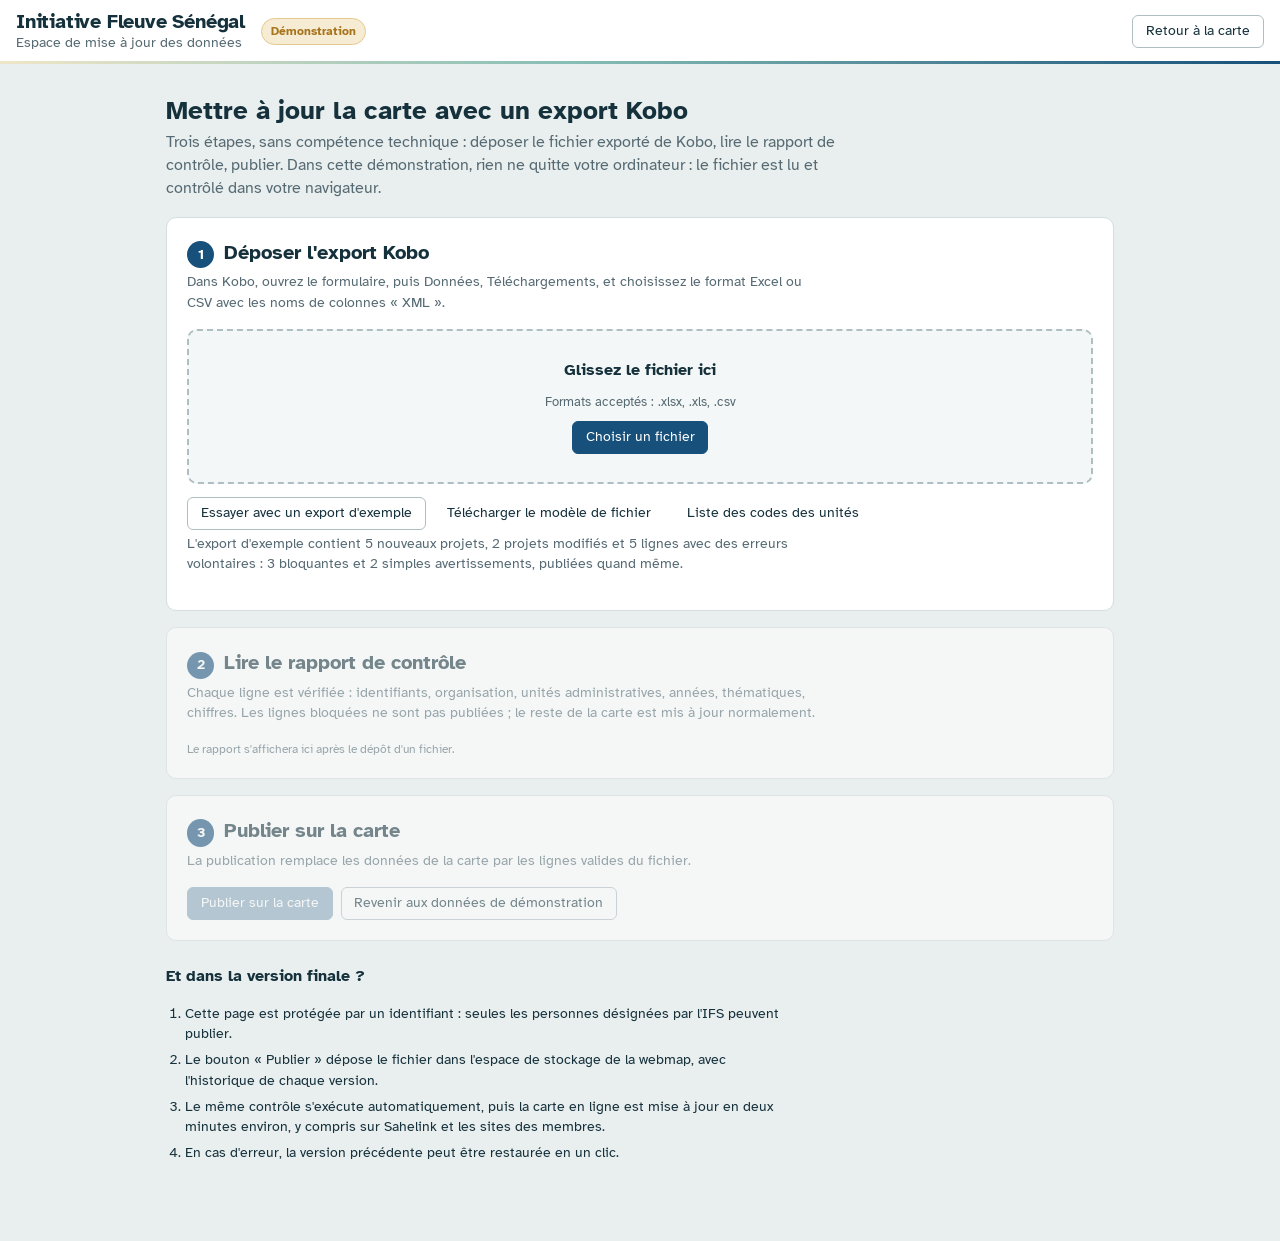
<file: admin.html>
<!doctype html>
<html lang="fr">
<head>
  <meta charset="utf-8">
  <meta name="viewport" content="width=device-width, initial-scale=1">
  <title>Mettre à jour les données de la carte (démonstration)</title>
  <meta name="robots" content="noindex">
  <meta name="theme-color" content="#17507A">
  <link rel="icon" href="data:image/svg+xml,%3Csvg xmlns='http://www.w3.org/2000/svg' viewBox='0 0 32 32'%3E%3Crect width='32' height='32' rx='6' fill='%23EFE6C8'/%3E%3Cpath d='M3 20c5-6 9 2 13-3s8-2 13-7' stroke='%2317507A' stroke-width='4' fill='none' stroke-linecap='round'/%3E%3C/svg%3E">
  <link rel="stylesheet" href="assets/style.css">
</head>
<body class="page-admin">
  <header class="bandeau">
    <div class="marque">
      <h1>Initiative Fleuve Sénégal</h1>
      <p>Espace de mise à jour des données</p>
    </div>
    <span class="pastille-fictif">Démonstration</span>
    <nav><a class="bouton" href="index.html">Retour à la carte</a></nav>
  </header>

  <main class="admin">
    <header>
      <h2>Mettre à jour la carte avec un export Kobo</h2>
      <p>Trois étapes, sans compétence technique : déposer le fichier exporté de Kobo, lire le rapport de contrôle, publier.
        Dans cette démonstration, rien ne quitte votre ordinateur : le fichier est lu et contrôlé dans votre navigateur.</p>
    </header>

    <section class="etape" id="etape-1" aria-labelledby="t1">
      <h3 id="t1"><span class="num">1</span>Déposer l'export Kobo</h3>
      <p>Dans Kobo, ouvrez le formulaire, puis Données, Téléchargements, et choisissez le format Excel ou CSV avec les noms de colonnes « XML ».</p>
      <div class="depot" id="depot">
        <strong>Glissez le fichier ici</strong>
        <small>Formats acceptés : .xlsx, .xls, .csv</small>
        <label class="bouton principal" for="fichier">Choisir un fichier</label>
        <input class="visuellement-masque" type="file" id="fichier" accept=".xlsx,.xls,.csv,text/csv">
      </div>
      <div class="actions" style="margin-top:.8rem">
        <button class="bouton" type="button" id="essayer-exemple">Essayer avec un export d'exemple</button>
        <a class="bouton discret" href="data/modele_import.csv" download>Télécharger le modèle de fichier</a>
        <a class="bouton discret" href="data/referentiels/unites.csv" download>Liste des codes des unités</a>
      </div>
      <p class="aide">L'export d'exemple contient 5 nouveaux projets, 2 projets modifiés et 5 lignes avec des erreurs volontaires : 3 bloquantes et 2 simples avertissements, publiées quand même.</p>
      <div id="message-lecture" role="status"></div>
    </section>

    <section class="etape inactive" id="etape-2" aria-labelledby="t2">
      <h3 id="t2"><span class="num">2</span>Lire le rapport de contrôle</h3>
      <p>Chaque ligne est vérifiée : identifiants, organisation, unités administratives, années, thématiques, chiffres.
        Les lignes bloquées ne sont pas publiées ; le reste de la carte est mis à jour normalement.</p>
      <div id="rapport"><p class="aide">Le rapport s'affichera ici après le dépôt d'un fichier.</p></div>
    </section>

    <section class="etape inactive" id="etape-3" aria-labelledby="t3">
      <h3 id="t3"><span class="num">3</span>Publier sur la carte</h3>
      <p>La publication remplace les données de la carte par les lignes valides du fichier.</p>
      <div class="actions">
        <button class="bouton principal" type="button" id="publier" disabled>Publier sur la carte</button>
        <button class="bouton" type="button" id="annuler-publication">Revenir aux données de démonstration</button>
      </div>
      <div id="message-publication" role="status"></div>
    </section>

    <section class="en-production">
      <h3>Et dans la version finale ?</h3>
      <ol>
        <li>Cette page est protégée par un identifiant : seules les personnes désignées par l'IFS peuvent publier.</li>
        <li>Le bouton « Publier » dépose le fichier dans l'espace de stockage de la webmap, avec l'historique de chaque version.</li>
        <li>Le même contrôle s'exécute automatiquement, puis la carte en ligne est mise à jour en deux minutes environ, y compris sur Sahelink et les sites des membres.</li>
        <li>En cas d'erreur, la version précédente peut être restaurée en un clic.</li>
      </ol>
    </section>
  </main>

  <script src="assets/vendor/papaparse.min.js"></script>
  <script src="assets/vendor/xlsx.full.min.js"></script>
  <script src="assets/commun.js"></script>
  <script src="assets/admin.js"></script>
</body>
</html>
</file>
<file: assets/style.css>
/* Maquette webmap Initiative Fleuve Sénégal — styles communs
   Parti pris : la carte passe du sable au bleu du fleuve à mesure que l'action se densifie.
   Police : Atkinson Hyperlegible, choisie pour sa lisibilité sur petits écrans et faibles résolutions. */

@font-face { font-family: "Atkinson"; font-weight: 400; font-style: normal; font-display: swap;
  src: url("vendor/fonts/atkinson-hyperlegible-latin-400-normal.woff2") format("woff2"); }
@font-face { font-family: "Atkinson"; font-weight: 700; font-style: normal; font-display: swap;
  src: url("vendor/fonts/atkinson-hyperlegible-latin-700-normal.woff2") format("woff2"); }
@font-face { font-family: "Atkinson"; font-weight: 400; font-style: italic; font-display: swap;
  src: url("vendor/fonts/atkinson-hyperlegible-latin-400-italic.woff2") format("woff2"); }

:root {
  --encre: #15313C;
  --encre-douce: #566A73;
  --trait: #D4DDDF;
  --trait-fort: #AFBEC3;
  --fond: #E9EEEE;
  --surface: #FFFFFF;
  --surface-2: #F4F7F7;
  --fleuve: #17507A;
  --fleuve-clair: #DCEAF2;
  --ocre: #A8741B;
  --ocre-clair: #F6EBD3;
  --alerte: #A33A2A;
  --alerte-clair: #F8E3DF;
  --ok: #2E6B3F;
  --ok-clair: #E1F0E4;
  --c1: #EFE6C8; --c2: #C9DDB8; --c3: #86BDB5; --c4: #3A8DB0; --c5: #17507A;
  --rayon: 6px;
  --ombre: 0 1px 2px rgba(21, 49, 60, .08), 0 4px 16px rgba(21, 49, 60, .08);
  --t-xs: .78rem; --t-s: .875rem; --t-m: 1rem; --t-l: 1.25rem; --t-xl: 1.6rem;
  --entete: 64px;
  font-size: 16px;
}

*, *::before, *::after { box-sizing: border-box; }
html, body { height: 100%; margin: 0; }
body {
  font-family: "Atkinson", "Segoe UI", Arial, sans-serif;
  color: var(--encre);
  background: var(--fond);
  line-height: 1.45;
  -webkit-text-size-adjust: 100%;
}
button, input, select { font: inherit; color: inherit; }
a { color: var(--fleuve); }
:focus-visible { outline: 3px solid #E0A526; outline-offset: 2px; }
.masque { display: none !important; }
.visuellement-masque { position: absolute; width: 1px; height: 1px; overflow: hidden; clip: rect(0 0 0 0); white-space: nowrap; }

/* ---------- En-tête */
.bandeau {
  height: var(--entete);
  display: flex; align-items: center; gap: 1rem;
  padding: 0 1rem;
  background: var(--surface);
  border-bottom: 1px solid var(--trait);
  position: relative; z-index: 1100;
}
.bandeau::after { /* le fil du fleuve */
  content: ""; position: absolute; left: 0; right: 0; bottom: -1px; height: 3px;
  background: linear-gradient(90deg, var(--c1), var(--c3) 45%, var(--c5));
}
.marque { display: flex; flex-direction: column; min-width: 0; }
.marque h1 { font-size: var(--t-l); margin: 0; line-height: 1.15; letter-spacing: -.01em; }
.marque p { margin: 0; font-size: var(--t-s); color: var(--encre-douce); white-space: nowrap; overflow: hidden; text-overflow: ellipsis; }
.pastille-fictif {
  flex: none; font-size: var(--t-xs); font-weight: 700;
  color: var(--ocre); background: var(--ocre-clair); border: 1px solid #E3C98F;
  padding: .2rem .55rem; border-radius: 999px;
}
.bandeau nav { margin-left: auto; display: flex; gap: .5rem; align-items: center; }
.bandeau nav .bouton { gap: 0; }
.bouton {
  display: inline-flex; align-items: center; gap: .4rem;
  border: 1px solid var(--trait-fort); background: var(--surface); border-radius: var(--rayon);
  padding: .45rem .8rem; cursor: pointer; text-decoration: none; color: var(--encre);
  font-size: var(--t-s); line-height: 1.2; white-space: nowrap;
}
.bouton:hover { border-color: var(--fleuve); }
.bouton.principal { background: var(--fleuve); border-color: var(--fleuve); color: #fff; }
.bouton.principal:hover { background: #0F3F63; }
.bouton.discret { border-color: transparent; background: transparent; }
.bouton.discret:hover { background: var(--surface-2); }
.bouton[disabled] { opacity: .5; cursor: not-allowed; }

.bandeau-info {
  display: flex; gap: .75rem; align-items: center; flex-wrap: wrap;
  padding: .5rem 1rem; font-size: var(--t-s);
  background: var(--fleuve-clair); border-bottom: 1px solid #B9D3E3;
}

/* ---------- Espace principal de la carte */
.page-carte { display: flex; flex-direction: column; height: 100%; }
.espace {
  flex: 1 1 auto; min-height: 0;
  display: grid;
  grid-template-columns: 300px minmax(0, 1fr) 370px;
}
.volet { background: var(--surface); overflow-y: auto; min-height: 0; }
.volet-filtres { border-right: 1px solid var(--trait); display: flex; flex-direction: column; }
.volet-infos { border-left: 1px solid var(--trait); display: flex; flex-direction: column; }
.zone-carte { position: relative; min-width: 0; min-height: 0; }
#carte { position: absolute; inset: 0; background: #DDE6E8; }

/* ---------- Filtres */
.filtres-tete {
  position: sticky; top: 0; z-index: 2; background: var(--surface);
  display: flex; flex-wrap: wrap; align-items: baseline; justify-content: space-between; gap: .15rem .75rem;
  padding: 1rem 1rem .75rem; border-bottom: 1px solid var(--trait);
}
.filtres-tete h2, .filtres-tete .compteur { white-space: nowrap; }
.filtres-tete h2 { font-size: var(--t-m); margin: 0; }
.compteur { font-size: var(--t-s); color: var(--encre-douce); }
.compteur strong { color: var(--encre); font-size: var(--t-m); }
.groupe { border-bottom: 1px solid var(--trait); padding: .85rem 1rem; }
.groupe > summary, .groupe > h3 {
  font-weight: 700; font-size: var(--t-s); margin: 0; cursor: pointer; list-style: none;
  display: flex; justify-content: space-between; align-items: center;
}
.groupe > summary::-webkit-details-marker { display: none; }
.groupe > summary::after { content: "+"; color: var(--encre-douce); font-weight: 400; font-size: 1.1rem; }
.groupe[open] > summary::after { content: "–"; }
.groupe .contenu { margin-top: .65rem; display: grid; gap: .5rem; }
.groupe .actif-nb { font-weight: 400; color: var(--fleuve); margin-left: auto; margin-right: .5rem; font-size: var(--t-xs); }
label.case { display: flex; align-items: center; gap: .5rem; font-size: var(--t-s); cursor: pointer; }
label.case input { width: 1.05rem; height: 1.05rem; accent-color: var(--fleuve); margin: 0; flex: none; }
.puce { width: .7rem; height: .7rem; border-radius: 2px; flex: none; }
.champ { display: grid; gap: .25rem; font-size: var(--t-s); }
.champ span { color: var(--encre-douce); font-size: var(--t-xs); }
select, input[type="search"], input[type="text"] {
  width: 100%; padding: .45rem .55rem; border: 1px solid var(--trait-fort);
  border-radius: var(--rayon); background: var(--surface); font-size: var(--t-s);
}
.deux-champs { display: grid; grid-template-columns: 1fr 1fr; gap: .5rem; }
.segmente { display: flex; border: 1px solid var(--trait-fort); border-radius: var(--rayon); overflow: hidden; }
.segmente button { flex: 1; border: 0; background: var(--surface); padding: .4rem .3rem; font-size: var(--t-s); cursor: pointer; }
.segmente button + button { border-left: 1px solid var(--trait-fort); }
.segmente button[aria-pressed="true"] { background: var(--fleuve); color: #fff; }
.filtres-pied { padding: 1rem; display: flex; gap: .5rem; flex-wrap: wrap; margin-top: auto; }
.filtres-fermer { display: none; }

/* ---------- Onglets du volet d'information */
.onglets { display: flex; border-bottom: 1px solid var(--trait); position: sticky; top: 0; background: var(--surface); z-index: 2; }
.onglets button {
  flex: 1; border: 0; background: none; padding: .8rem .5rem; cursor: pointer;
  font-size: var(--t-s); font-weight: 700; color: var(--encre-douce);
  border-bottom: 3px solid transparent;
}
.onglets button[aria-selected="true"] { color: var(--encre); border-bottom-color: var(--fleuve); }
.panneau { padding: 1rem; }
.panneau h2 { font-size: var(--t-l); margin: 0 0 .25rem; line-height: 1.2; }
.panneau h3 { font-size: var(--t-s); margin: 1.25rem 0 .5rem; }
.fil { font-size: var(--t-xs); color: var(--encre-douce); margin: 0 0 .35rem; }
.resume-filtres { font-size: var(--t-s); color: var(--encre-douce); margin: 0 0 .75rem; }
.etiquettes { display: flex; flex-wrap: wrap; gap: .35rem; }
.etiquette {
  display: inline-flex; align-items: center; gap: .3rem; font-size: var(--t-xs);
  background: var(--surface-2); border: 1px solid var(--trait); border-radius: 999px; padding: .15rem .55rem;
}
button.etiquette { cursor: pointer; }
button.etiquette:hover { border-color: var(--alerte); }
button.etiquette::after { content: "×"; color: var(--encre-douce); }

.chiffres { display: grid; grid-template-columns: repeat(3, 1fr); gap: 1px; background: var(--trait); border: 1px solid var(--trait); border-radius: var(--rayon); overflow: hidden; }
.chiffre { background: var(--surface); padding: .6rem .6rem .55rem; }
.chiffre b { display: block; font-size: var(--t-l); line-height: 1.1; font-variant-numeric: tabular-nums; }
.chiffre span { font-size: var(--t-xs); color: var(--encre-douce); }

.barres { display: grid; gap: .4rem; }
.barre { display: grid; grid-template-columns: minmax(0, 1fr) auto; gap: .15rem .5rem; align-items: center; font-size: var(--t-xs);
  background: none; border: 0; padding: 0; text-align: left; cursor: pointer; width: 100%; }
.barre .libelle { overflow: hidden; text-overflow: ellipsis; white-space: nowrap; }
.barre .valeur { font-variant-numeric: tabular-nums; color: var(--encre-douce); }
.barre .jauge { grid-column: 1 / -1; height: 7px; background: var(--surface-2); border-radius: 4px; overflow: hidden; }
.barre .jauge i { display: block; height: 100%; border-radius: 4px; }
.barre:hover .libelle, .barre[aria-pressed="true"] .libelle { text-decoration: underline; }
.barre[aria-pressed="true"] .libelle { font-weight: 700; }
.graphique { position: relative; height: 170px; }
.aide { font-size: var(--t-xs); color: var(--encre-douce); margin: .4rem 0 0; }

.projets { list-style: none; margin: 0; padding: 0; display: grid; gap: .5rem; }
.projets button {
  width: 100%; text-align: left; background: var(--surface); cursor: pointer;
  border: 1px solid var(--trait); border-radius: var(--rayon); padding: .6rem .7rem;
  display: grid; gap: .2rem;
}
.projets button:hover { border-color: var(--fleuve); }
.projets .titre { font-weight: 700; font-size: var(--t-s); line-height: 1.3; }
.projets .meta { font-size: var(--t-xs); color: var(--encre-douce); display: flex; gap: .5rem; flex-wrap: wrap; align-items: center; }
.etat { font-size: var(--t-xs); border-radius: 3px; padding: .05rem .4rem; font-weight: 700; }
.etat.en_cours { background: var(--ok-clair); color: var(--ok); }
.etat.termine { background: var(--surface-2); color: var(--encre-douce); }

.fiche dl { display: grid; grid-template-columns: 1fr; gap: .15rem; margin: 0; }
.fiche dt { font-size: var(--t-xs); color: var(--encre-douce); margin-top: .7rem; }
.fiche dd { margin: 0; font-size: var(--t-s); }
.fiche .intro { font-size: var(--t-s); margin: .75rem 0 0; }
.retour { margin-bottom: .75rem; }
.vide { text-align: left; padding: 1.25rem 0; color: var(--encre-douce); font-size: var(--t-s); }
.vide strong { display: block; color: var(--encre); font-size: var(--t-m); margin-bottom: .25rem; }

/* ---------- Contrôles posés sur la carte */
.outils-carte { position: absolute; top: .75rem; right: .75rem; z-index: 1000; display: flex; flex-direction: column; align-items: flex-end; gap: .5rem; }
.outils-gauche { position: absolute; top: .75rem; left: 3.6rem; z-index: 1000; display: flex; gap: .5rem; }
.outils-carte .bouton, .outils-gauche .bouton { box-shadow: var(--ombre); }
.carte-couches {
  width: 260px; background: var(--surface); border-radius: var(--rayon); box-shadow: var(--ombre);
  border: 1px solid var(--trait); padding: .8rem; display: grid; gap: .8rem; max-height: calc(100vh - 180px); overflow-y: auto;
}
.carte-couches fieldset { border: 0; margin: 0; padding: 0; display: grid; gap: .35rem; }
.carte-couches legend { font-size: var(--t-xs); font-weight: 700; color: var(--encre-douce); margin-bottom: .25rem; padding: 0; }
.legende {
  position: absolute; left: .75rem; bottom: 1.6rem; z-index: 1000;
  background: var(--surface); border-radius: var(--rayon); box-shadow: var(--ombre); border: 1px solid var(--trait);
  padding: .6rem .75rem; font-size: var(--t-xs); max-width: 250px;
}
.legende h4 { margin: 0 0 .4rem; font-size: var(--t-xs); }
.legende summary { font-weight: 700; cursor: pointer; list-style: none; }
.legende summary::-webkit-details-marker { display: none; }
.legende summary::after { content: " +"; color: var(--encre-douce); font-weight: 400; }
.legende details[open] summary { margin-bottom: .4rem; }
.legende details[open] summary::after { content: " –"; }
.legende ul { list-style: none; margin: 0; padding: 0; display: grid; gap: .2rem; }
.legende li { display: flex; align-items: center; gap: .45rem; font-variant-numeric: tabular-nums; }
.legende .carre { width: 1.05rem; height: .75rem; border: 1px solid rgba(21,49,60,.25); border-radius: 2px; flex: none; }
.legende .carre.aucun { background: repeating-linear-gradient(45deg, #fff, #fff 2px, #E3E8EA 2px, #E3E8EA 4px); }
.legende .rond { width: .8rem; height: .8rem; border-radius: 50%; background: var(--ocre); border: 1.5px solid #fff; box-shadow: 0 0 0 1px var(--ocre); flex: none; }
.legende .ligne-fleuve { width: 1.05rem; height: 3px; background: #2F78B5; border-radius: 2px; flex: none; }
.legende .echelle-note { margin: .4rem 0 0; color: var(--encre-douce); }
.lien-plein-ecran { position: absolute; right: .75rem; bottom: 1.6rem; z-index: 1000; }

/* Leaflet */
.leaflet-container { font-family: inherit; }
.leaflet-tooltip.infobulle { font-family: inherit; font-size: var(--t-xs); padding: .35rem .5rem; border-radius: 4px; border-color: var(--trait-fort); }
.leaflet-tooltip.infobulle b { font-size: var(--t-s); }
.leaflet-bar a { color: var(--encre); }
.leaflet-control-attribution { font-size: 10px; }
.leaflet-popup-content { font-family: inherit; font-size: var(--t-s); margin: .7rem .85rem; }
.popup-hist h4 { margin: 0 0 .2rem; font-size: var(--t-s); }
.popup-hist p { margin: .2rem 0; font-size: var(--t-xs); }
.popup-hist .note { color: var(--ocre); font-weight: 700; }

/* ---------- Boîte de dialogue « À propos » */
dialog.apropos {
  width: min(760px, calc(100vw - 2rem)); max-height: calc(100vh - 2rem); padding: 0; border: 0;
  border-radius: 10px; box-shadow: 0 20px 60px rgba(21,49,60,.3); color: var(--encre);
}
dialog.apropos::backdrop { background: rgba(21, 49, 60, .45); }
.apropos-tete { position: sticky; top: 0; background: var(--surface); display: flex; justify-content: space-between; align-items: center; padding: 1rem 1.25rem; border-bottom: 1px solid var(--trait); }
.apropos-tete h2 { margin: 0; font-size: var(--t-l); }
.apropos-corps { padding: .5rem 1.25rem 1.5rem; max-width: 68ch; }
.apropos-corps h3 { font-size: var(--t-m); margin: 1.25rem 0 .35rem; }
.apropos-corps p, .apropos-corps li { font-size: var(--t-s); }
.apropos-corps ul { padding-left: 1.1rem; }
.encadre { background: var(--ocre-clair); border-left: 4px solid var(--ocre); padding: .75rem 1rem; border-radius: 4px; font-size: var(--t-s); }
pre.code { background: var(--surface-2); border: 1px solid var(--trait); border-radius: var(--rayon); padding: .7rem; font-size: .75rem; white-space: pre-wrap; word-break: break-all; }

/* ---------- Page de mise à jour */
.page-admin { height: auto; min-height: 100%; }
.admin { max-width: 980px; margin: 0 auto; padding: 1.5rem 1rem 4rem; }
.admin > header h2 { font-size: var(--t-xl); margin: .5rem 0 .35rem; line-height: 1.15; }
.admin > header p { margin: 0; max-width: 68ch; color: var(--encre-douce); }
.etape { background: var(--surface); border: 1px solid var(--trait); border-radius: 10px; padding: 1.25rem; margin-top: 1rem; }
.etape h3 { margin: 0 0 .25rem; font-size: var(--t-l); display: flex; gap: .6rem; align-items: baseline; }
.etape h3 .num { display: inline-grid; place-items: center; width: 1.7rem; height: 1.7rem; border-radius: 50%; background: var(--fleuve); color: #fff; font-size: var(--t-s); flex: none; }
.etape.inactive { opacity: .55; }
.etape > p { margin: .25rem 0 1rem; color: var(--encre-douce); font-size: var(--t-s); max-width: 70ch; }
.depot {
  border: 2px dashed var(--trait-fort); border-radius: 10px; padding: 1.75rem 1rem; text-align: center;
  background: var(--surface-2); display: grid; gap: .6rem; justify-items: center;
}
.depot.survol { border-color: var(--fleuve); background: var(--fleuve-clair); }
.depot strong { font-size: var(--t-m); }
.depot small { color: var(--encre-douce); }
.bilan { display: grid; grid-template-columns: repeat(4, 1fr); gap: .5rem; margin: .5rem 0 1rem; }
.bilan div { border: 1px solid var(--trait); border-radius: var(--rayon); padding: .6rem .7rem; }
.bilan b { display: block; font-size: var(--t-xl); line-height: 1.1; font-variant-numeric: tabular-nums; }
.bilan span { font-size: var(--t-xs); color: var(--encre-douce); }
.bilan .ok { background: var(--ok-clair); border-color: #BCDCC4; }
.bilan .alerte { background: var(--alerte-clair); border-color: #EBC1B9; }
.bilan .attention { background: var(--ocre-clair); border-color: #E3C98F; }
.tableau-defile { overflow-x: auto; border: 1px solid var(--trait); border-radius: var(--rayon); }
table.anomalies { border-collapse: collapse; width: 100%; font-size: var(--t-s); min-width: 640px; }
table.anomalies th, table.anomalies td { text-align: left; padding: .5rem .6rem; border-bottom: 1px solid var(--trait); vertical-align: top; }
table.anomalies th { background: var(--surface-2); font-size: var(--t-xs); color: var(--encre-douce); }
table.anomalies tr:last-child td { border-bottom: 0; }
.gravite { font-size: var(--t-xs); font-weight: 700; border-radius: 3px; padding: .1rem .4rem; white-space: nowrap; }
.gravite.bloquant { background: var(--alerte-clair); color: var(--alerte); }
.gravite.avertissement { background: var(--ocre-clair); color: var(--ocre); }
.changements { display: flex; gap: .5rem; flex-wrap: wrap; margin: 1rem 0; }
.changements .etiquette { font-size: var(--t-s); padding: .25rem .7rem; }
.message { border-radius: var(--rayon); padding: .75rem 1rem; font-size: var(--t-s); margin-top: 1rem; }
.message.ok { background: var(--ok-clair); border: 1px solid #BCDCC4; }
.message.erreur { background: var(--alerte-clair); border: 1px solid #EBC1B9; }
.actions { display: flex; gap: .5rem; flex-wrap: wrap; align-items: center; }
.en-production { margin-top: 1.5rem; font-size: var(--t-s); }
.en-production h3 { font-size: var(--t-m); }
.en-production ol { padding-left: 1.2rem; display: grid; gap: .35rem; max-width: 70ch; }

/* ---------- Mode intégré (iframe) */
.integre .bandeau { display: none; }

/* ---------- Écrans moyens : filtres en tiroir */
@media (max-width: 1099px) {
  .espace { grid-template-columns: minmax(0, 1fr) 340px; }
  .volet-filtres {
    position: fixed; top: var(--entete); left: 0; bottom: 0; width: 320px; z-index: 1200;
    box-shadow: 8px 0 30px rgba(21,49,60,.2); transform: translateX(-105%); transition: transform .2s ease;
  }
  .integre .volet-filtres { top: 0; }
  .filtres-ouverts .volet-filtres { transform: none; }
  .filtres-fermer { display: inline-flex; }
}
@media (min-width: 1100px) { .bouton-filtres { display: none; } }

/* ---------- Petits écrans : carte en haut, informations dessous */
@media (max-width: 759px) {
  .bandeau { height: auto; flex-wrap: wrap; row-gap: .35rem; gap: .5rem; padding: .55rem .75rem .6rem; }
  .marque h1 { font-size: 1.05rem; white-space: nowrap; }
  .marque p { display: none; }
  .bandeau nav { margin-left: 0; width: 100%; }
  .bandeau nav .bouton { padding: .3rem .6rem; }
  .bandeau .bouton .long { display: none; }
  .page-admin .bandeau nav { width: auto; margin-left: auto; }
  .page-carte { display: block; height: auto; }
  .espace { display: block; }
  .filtres-tete { flex-wrap: wrap; }
  .filtres-tete .compteur { display: none; }
  .filtres-fermer { background: var(--fleuve); border-color: var(--fleuve); color: #fff; }
  .zone-carte { height: 58vh; min-height: 320px; }
  .volet-infos { border-left: 0; border-top: 1px solid var(--trait); overflow: visible; }
  .volet-filtres { width: 100%; top: 0; }
  .chiffres { grid-template-columns: repeat(2, 1fr); }
  .legende { max-width: 190px; bottom: 1.4rem; padding: .45rem .55rem; }
  .carte-couches { width: min(260px, calc(100vw - 1.5rem)); max-height: 46vh; }
  .outils-gauche { left: 3.2rem; }
  .bilan { grid-template-columns: repeat(2, 1fr); }
  .integre .zone-carte { height: 70vh; }
}
@media (prefers-reduced-motion: reduce) { * { transition: none !important; } }
</file>
